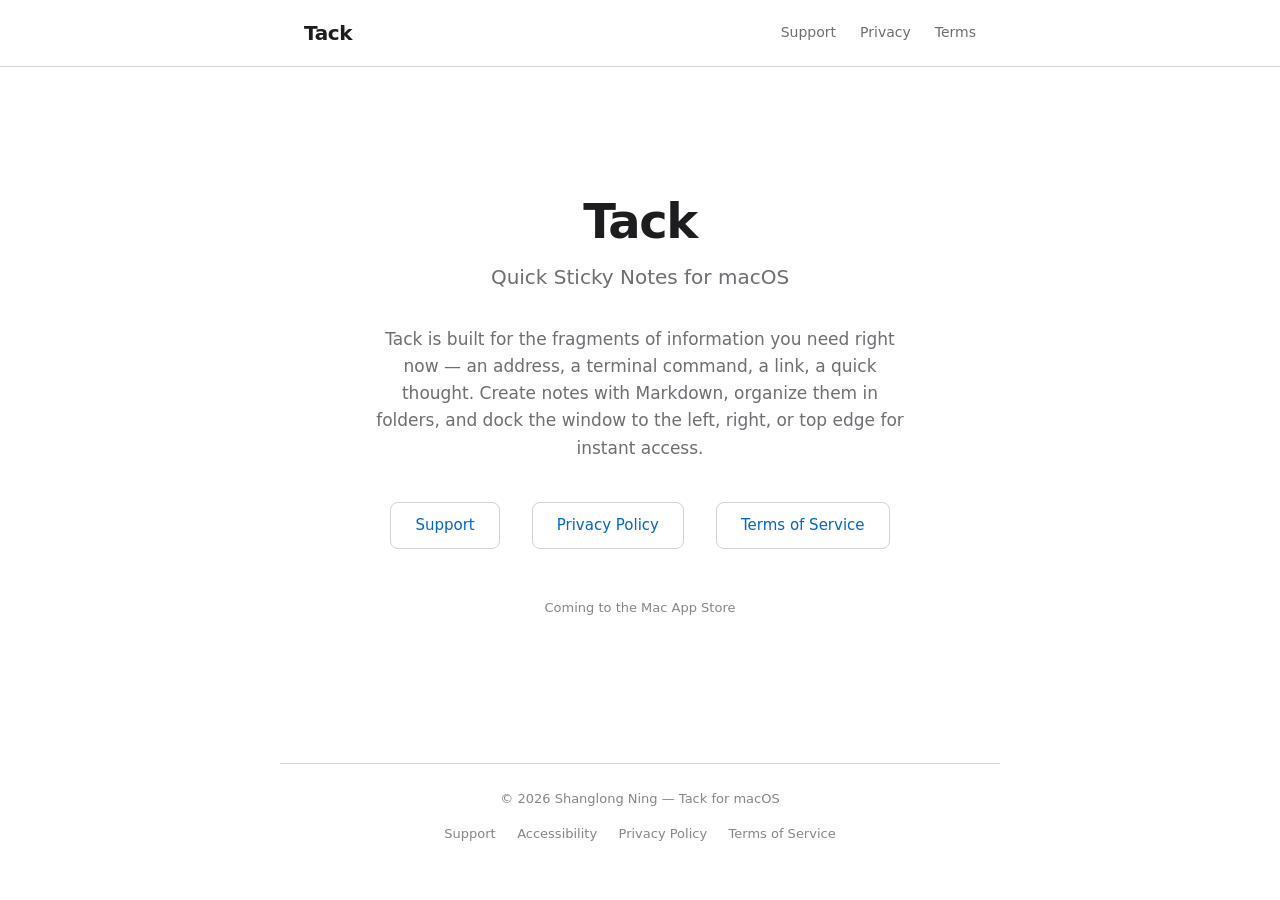
<file: index.html>
<!DOCTYPE html>
<html lang="en">
<head>
    <meta charset="UTF-8">
    <meta name="viewport" content="width=device-width, initial-scale=1.0">
    <title>Tack — Quick Sticky Notes for macOS</title>
    <meta name="description" content="Tack is a quick-capture sticky notes app for macOS with Markdown support, edge auto-hide, and folder organization.">
    <meta property="og:title" content="Tack — Quick Sticky Notes for macOS">
    <meta property="og:description" content="Quick-capture sticky notes with Markdown support. Pin notes, organize with folders, dock to screen edges. Built for macOS.">
    <meta property="og:type" content="website">
    <link rel="stylesheet" href="style.css">
</head>
<body>
    <nav>
        <div class="nav-inner">
            <a href="index.html" class="wordmark">Tack</a>
            <div class="nav-links">
                <a href="support.html">Support</a>
                <a href="privacy.html">Privacy</a>
                <a href="terms.html">Terms</a>
            </div>
        </div>
    </nav>

    <main>
        <div class="hero">
            <h1>Tack</h1>
            <p class="tagline">Quick Sticky Notes for macOS</p>
            <p class="description">
                Tack is built for the fragments of information you need right now — an address, a terminal command, a link, a quick thought. Create notes with Markdown, organize them in folders, and dock the window to the left, right, or top edge for instant access.
            </p>
            <div class="links">
                <a href="support.html">Support</a>
                <a href="privacy.html">Privacy Policy</a>
                <a href="terms.html">Terms of Service</a>
            </div>
            <p class="store-note">Coming to the Mac App Store</p>
        </div>
    </main>

    <footer>
        <p>&copy; <script>document.write(new Date().getFullYear())</script> Shanglong Ning &mdash; Tack for macOS</p>
        <div class="footer-links">
            <a href="support.html">Support</a>
            <a href="accessibility.html">Accessibility</a>
            <a href="privacy.html">Privacy Policy</a>
            <a href="terms.html">Terms of Service</a>
        </div>
    </footer>
</body>
</html>
</file>
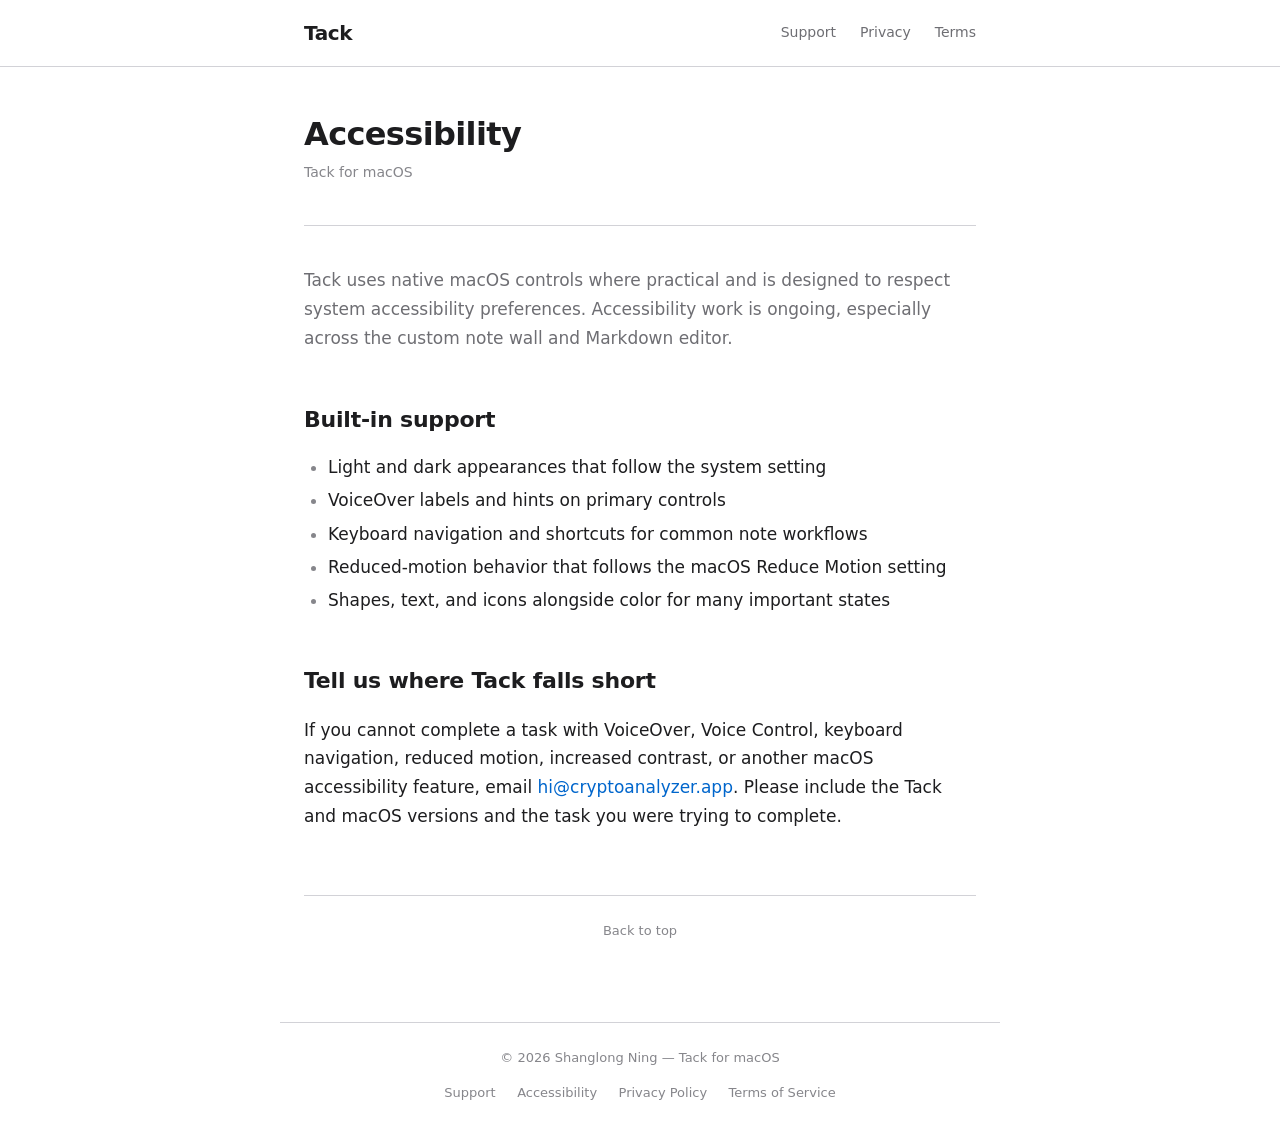
<file: accessibility.html>
<!DOCTYPE html>
<html lang="en">
<head>
    <meta charset="UTF-8">
    <meta name="viewport" content="width=device-width, initial-scale=1.0">
    <title>Accessibility — Tack</title>
    <meta name="description" content="Accessibility features and support contact for Tack on macOS.">
    <meta property="og:title" content="Accessibility — Tack">
    <meta property="og:description" content="Learn about Tack's macOS accessibility support.">
    <meta property="og:type" content="website">
    <link rel="stylesheet" href="style.css">
</head>
<body id="top">
    <nav>
        <div class="nav-inner">
            <a href="index.html" class="wordmark">Tack</a>
            <div class="nav-links">
                <a href="support.html">Support</a>
                <a href="privacy.html">Privacy</a>
                <a href="terms.html">Terms</a>
            </div>
        </div>
    </nav>

    <main>
        <div class="legal-header">
            <h1>Accessibility</h1>
            <p class="effective-date">Tack for macOS</p>
        </div>

        <p class="legal-intro">Tack uses native macOS controls where practical and is designed to respect system accessibility preferences. Accessibility work is ongoing, especially across the custom note wall and Markdown editor.</p>

        <h2>Built-in support</h2>
        <ul>
            <li>Light and dark appearances that follow the system setting</li>
            <li>VoiceOver labels and hints on primary controls</li>
            <li>Keyboard navigation and shortcuts for common note workflows</li>
            <li>Reduced-motion behavior that follows the macOS Reduce Motion setting</li>
            <li>Shapes, text, and icons alongside color for many important states</li>
        </ul>

        <h2>Tell us where Tack falls short</h2>
        <p>If you cannot complete a task with VoiceOver, Voice Control, keyboard navigation, reduced motion, increased contrast, or another macOS accessibility feature, email <a href="mailto:hi@cryptoanalyzer.app?subject=Tack%20Accessibility">hi@cryptoanalyzer.app</a>. Please include the Tack and macOS versions and the task you were trying to complete.</p>

        <a href="#top" class="back-to-top">Back to top</a>
    </main>

    <footer>
        <p>&copy; <script>document.write(new Date().getFullYear())</script> Shanglong Ning &mdash; Tack for macOS</p>
        <div class="footer-links">
            <a href="support.html">Support</a>
            <a href="accessibility.html">Accessibility</a>
            <a href="privacy.html">Privacy Policy</a>
            <a href="terms.html">Terms of Service</a>
        </div>
    </footer>
</body>
</html>
</file>
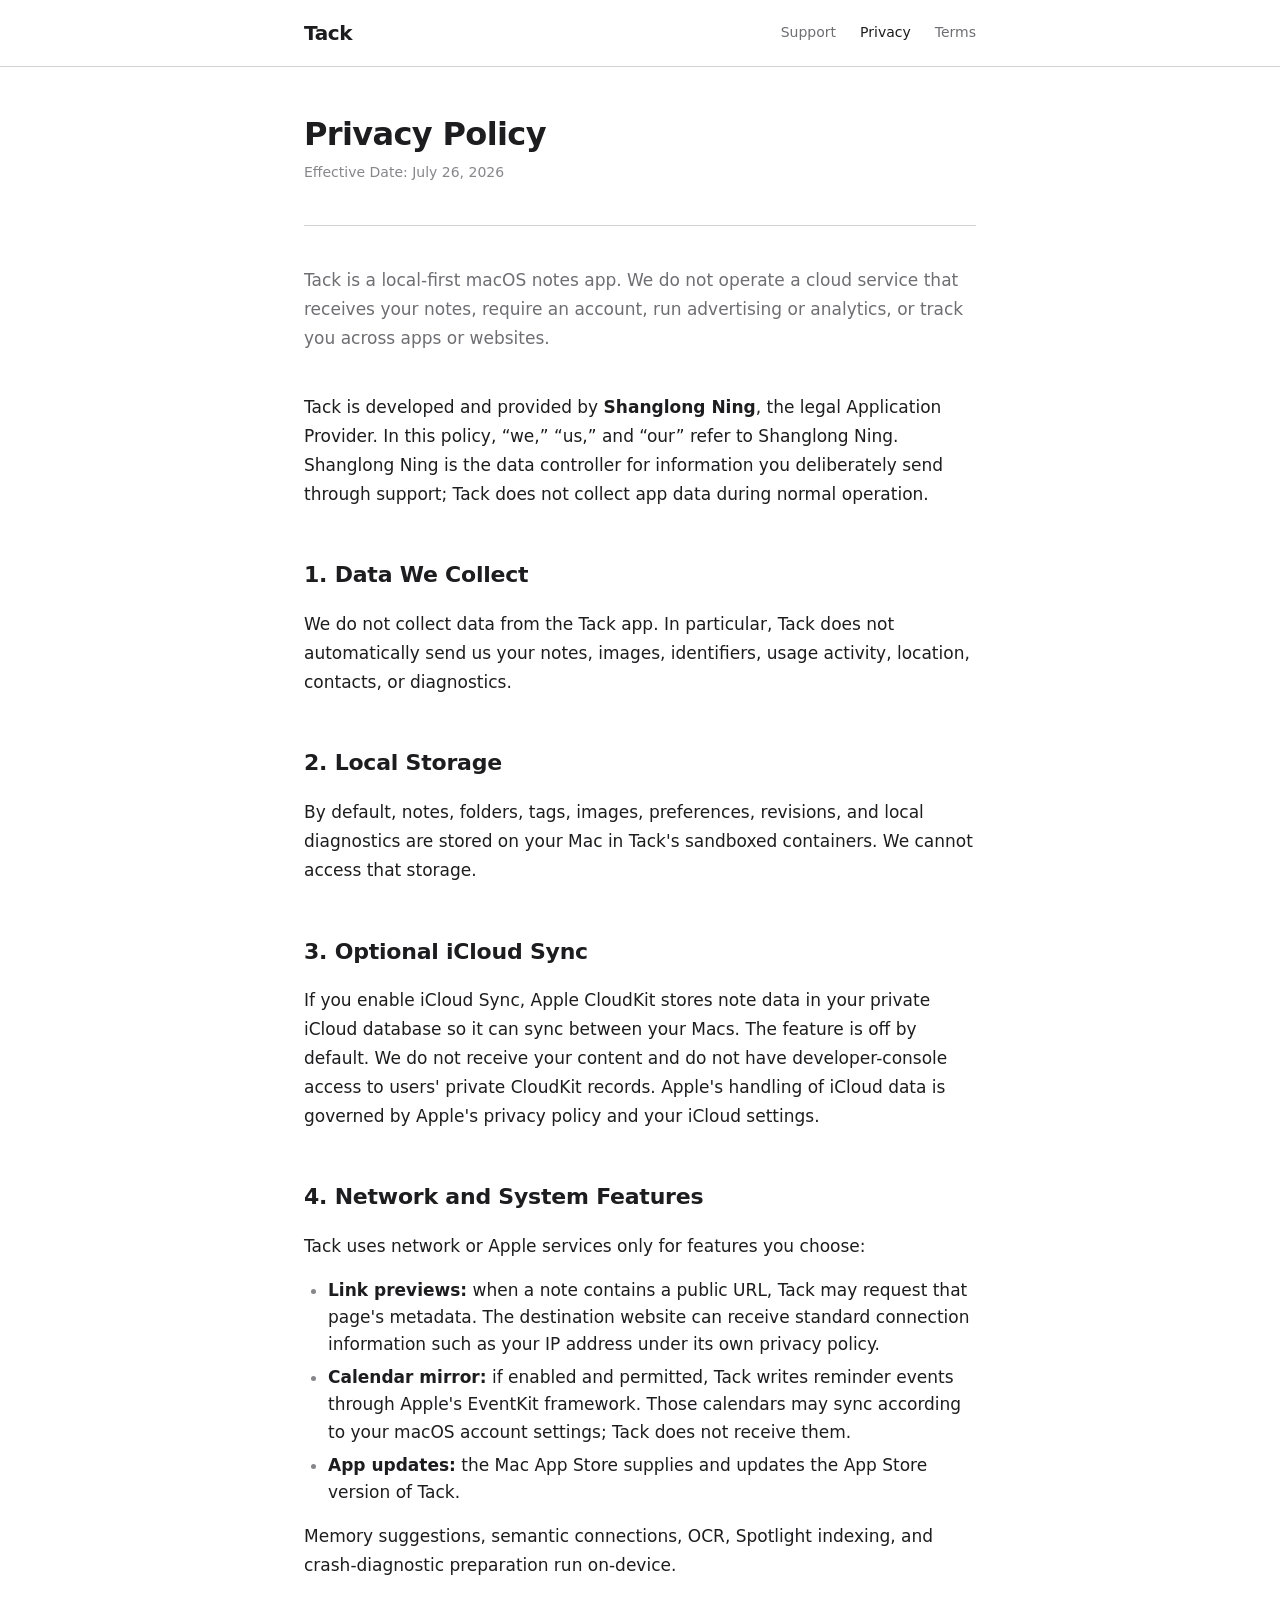
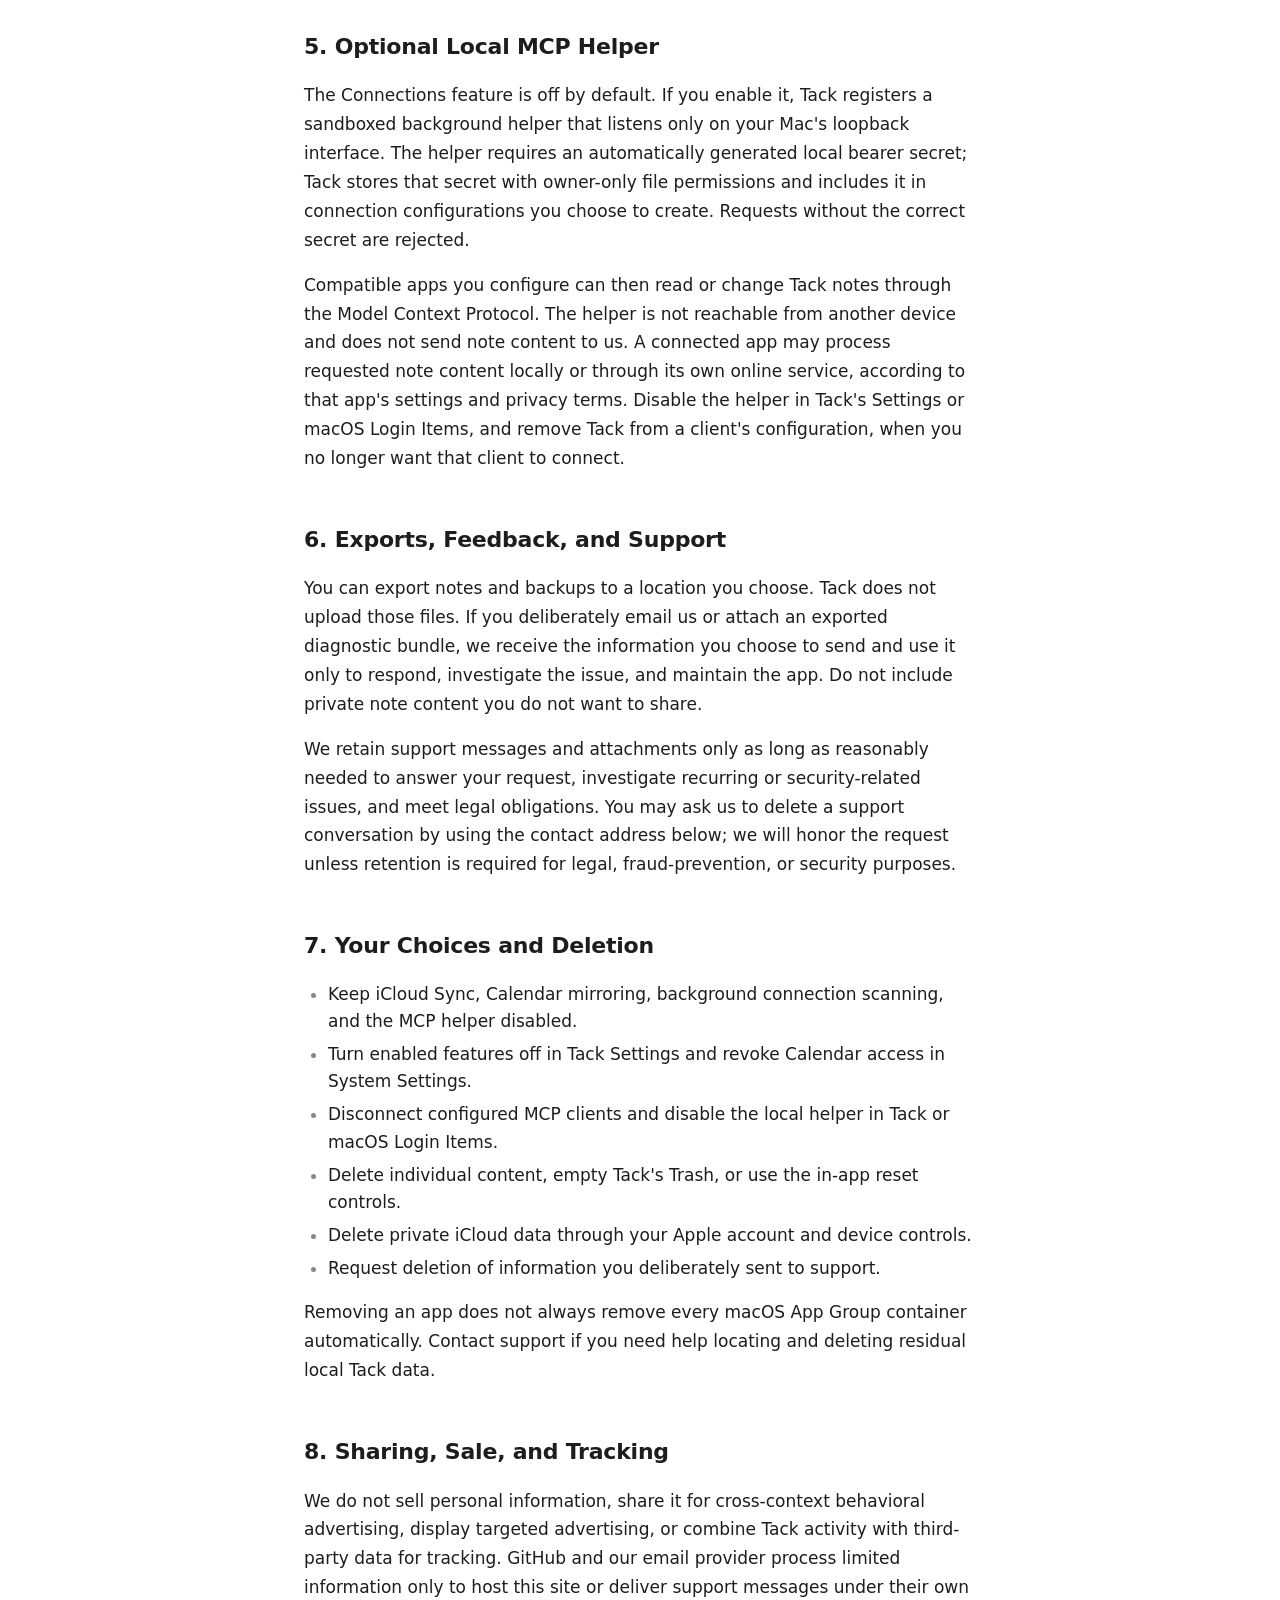
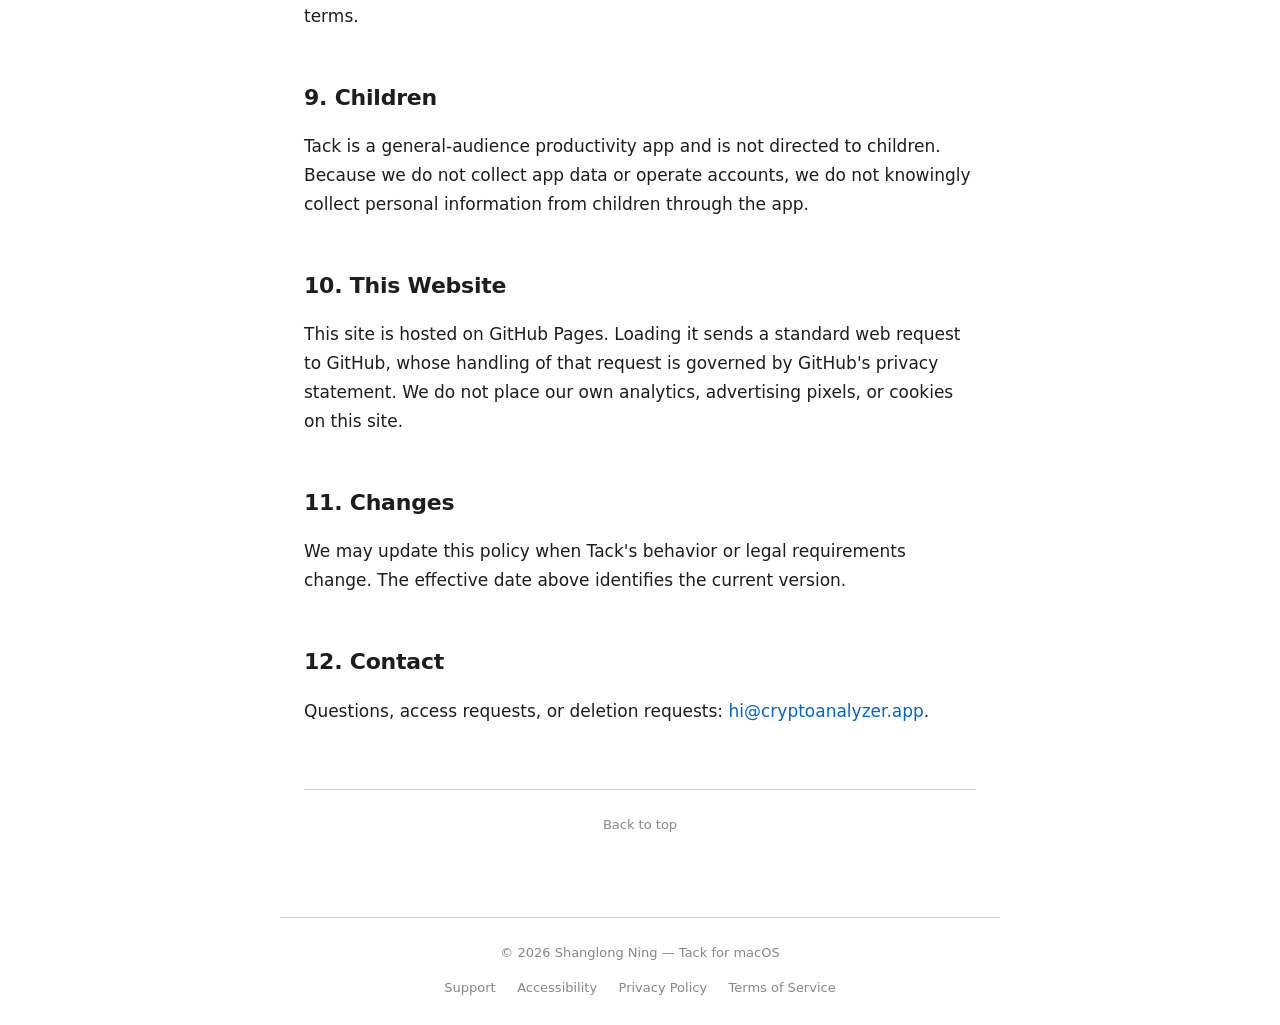
<file: privacy.html>
<!DOCTYPE html>
<html lang="en">
<head>
    <meta charset="UTF-8">
    <meta name="viewport" content="width=device-width, initial-scale=1.0">
    <title>Privacy Policy — Tack</title>
    <meta name="description" content="Privacy Policy for Tack, a local-first macOS sticky notes app that does not track users or collect app data for its developer.">
    <meta property="og:title" content="Privacy Policy — Tack">
    <meta property="og:description" content="Tack has no accounts, ads, analytics, or tracking. Learn how optional iCloud sync and local integrations work.">
    <meta property="og:type" content="website">
    <link rel="stylesheet" href="style.css">
</head>
<body id="top">
    <nav>
        <div class="nav-inner">
            <a href="index.html" class="wordmark">Tack</a>
            <div class="nav-links">
                <a href="support.html">Support</a>
                <a href="privacy.html" class="active">Privacy</a>
                <a href="terms.html">Terms</a>
            </div>
        </div>
    </nav>

    <main>
        <div class="legal-header">
            <h1>Privacy Policy</h1>
            <p class="effective-date">Effective Date: July 26, 2026</p>
        </div>

        <p class="legal-intro">Tack is a local-first macOS notes app. We do not operate a cloud service that receives your notes, require an account, run advertising or analytics, or track you across apps or websites.</p>
        <p>Tack is developed and provided by <strong>Shanglong Ning</strong>, the legal Application Provider. In this policy, “we,” “us,” and “our” refer to Shanglong Ning. Shanglong Ning is the data controller for information you deliberately send through support; Tack does not collect app data during normal operation.</p>

        <h2>1. Data We Collect</h2>
        <p>We do not collect data from the Tack app. In particular, Tack does not automatically send us your notes, images, identifiers, usage activity, location, contacts, or diagnostics.</p>

        <h2>2. Local Storage</h2>
        <p>By default, notes, folders, tags, images, preferences, revisions, and local diagnostics are stored on your Mac in Tack's sandboxed containers. We cannot access that storage.</p>

        <h2>3. Optional iCloud Sync</h2>
        <p>If you enable iCloud Sync, Apple CloudKit stores note data in your private iCloud database so it can sync between your Macs. The feature is off by default. We do not receive your content and do not have developer-console access to users' private CloudKit records. Apple's handling of iCloud data is governed by Apple's privacy policy and your iCloud settings.</p>

        <h2>4. Network and System Features</h2>
        <p>Tack uses network or Apple services only for features you choose:</p>
        <ul>
            <li><strong>Link previews:</strong> when a note contains a public URL, Tack may request that page's metadata. The destination website can receive standard connection information such as your IP address under its own privacy policy.</li>
            <li><strong>Calendar mirror:</strong> if enabled and permitted, Tack writes reminder events through Apple's EventKit framework. Those calendars may sync according to your macOS account settings; Tack does not receive them.</li>
            <li><strong>App updates:</strong> the Mac App Store supplies and updates the App Store version of Tack.</li>
        </ul>
        <p>Memory suggestions, semantic connections, OCR, Spotlight indexing, and crash-diagnostic preparation run on-device.</p>

        <h2>5. Optional Local MCP Helper</h2>
        <p>The Connections feature is off by default. If you enable it, Tack registers a sandboxed background helper that listens only on your Mac's loopback interface. The helper requires an automatically generated local bearer secret; Tack stores that secret with owner-only file permissions and includes it in connection configurations you choose to create. Requests without the correct secret are rejected.</p>
        <p>Compatible apps you configure can then read or change Tack notes through the Model Context Protocol. The helper is not reachable from another device and does not send note content to us. A connected app may process requested note content locally or through its own online service, according to that app's settings and privacy terms. Disable the helper in Tack's Settings or macOS Login Items, and remove Tack from a client's configuration, when you no longer want that client to connect.</p>

        <h2>6. Exports, Feedback, and Support</h2>
        <p>You can export notes and backups to a location you choose. Tack does not upload those files. If you deliberately email us or attach an exported diagnostic bundle, we receive the information you choose to send and use it only to respond, investigate the issue, and maintain the app. Do not include private note content you do not want to share.</p>
        <p>We retain support messages and attachments only as long as reasonably needed to answer your request, investigate recurring or security-related issues, and meet legal obligations. You may ask us to delete a support conversation by using the contact address below; we will honor the request unless retention is required for legal, fraud-prevention, or security purposes.</p>

        <h2 id="choices">7. Your Choices and Deletion</h2>
        <ul>
            <li>Keep iCloud Sync, Calendar mirroring, background connection scanning, and the MCP helper disabled.</li>
            <li>Turn enabled features off in Tack Settings and revoke Calendar access in System Settings.</li>
            <li>Disconnect configured MCP clients and disable the local helper in Tack or macOS Login Items.</li>
            <li>Delete individual content, empty Tack's Trash, or use the in-app reset controls.</li>
            <li>Delete private iCloud data through your Apple account and device controls.</li>
            <li>Request deletion of information you deliberately sent to support.</li>
        </ul>
        <p>Removing an app does not always remove every macOS App Group container automatically. Contact support if you need help locating and deleting residual local Tack data.</p>

        <h2>8. Sharing, Sale, and Tracking</h2>
        <p>We do not sell personal information, share it for cross-context behavioral advertising, display targeted advertising, or combine Tack activity with third-party data for tracking. GitHub and our email provider process limited information only to host this site or deliver support messages under their own terms.</p>

        <h2>9. Children</h2>
        <p>Tack is a general-audience productivity app and is not directed to children. Because we do not collect app data or operate accounts, we do not knowingly collect personal information from children through the app.</p>

        <h2>10. This Website</h2>
        <p>This site is hosted on GitHub Pages. Loading it sends a standard web request to GitHub, whose handling of that request is governed by GitHub's privacy statement. We do not place our own analytics, advertising pixels, or cookies on this site.</p>

        <h2>11. Changes</h2>
        <p>We may update this policy when Tack's behavior or legal requirements change. The effective date above identifies the current version.</p>

        <h2>12. Contact</h2>
        <p>Questions, access requests, or deletion requests: <a href="mailto:hi@cryptoanalyzer.app?subject=Tack%20Privacy%20Request">hi@cryptoanalyzer.app</a>.</p>

        <a href="#top" class="back-to-top">Back to top</a>
    </main>

    <footer>
        <p>&copy; <script>document.write(new Date().getFullYear())</script> Shanglong Ning &mdash; Tack for macOS</p>
        <div class="footer-links">
            <a href="support.html">Support</a>
            <a href="accessibility.html">Accessibility</a>
            <a href="privacy.html">Privacy Policy</a>
            <a href="terms.html">Terms of Service</a>
        </div>
    </footer>
</body>
</html>
</file>
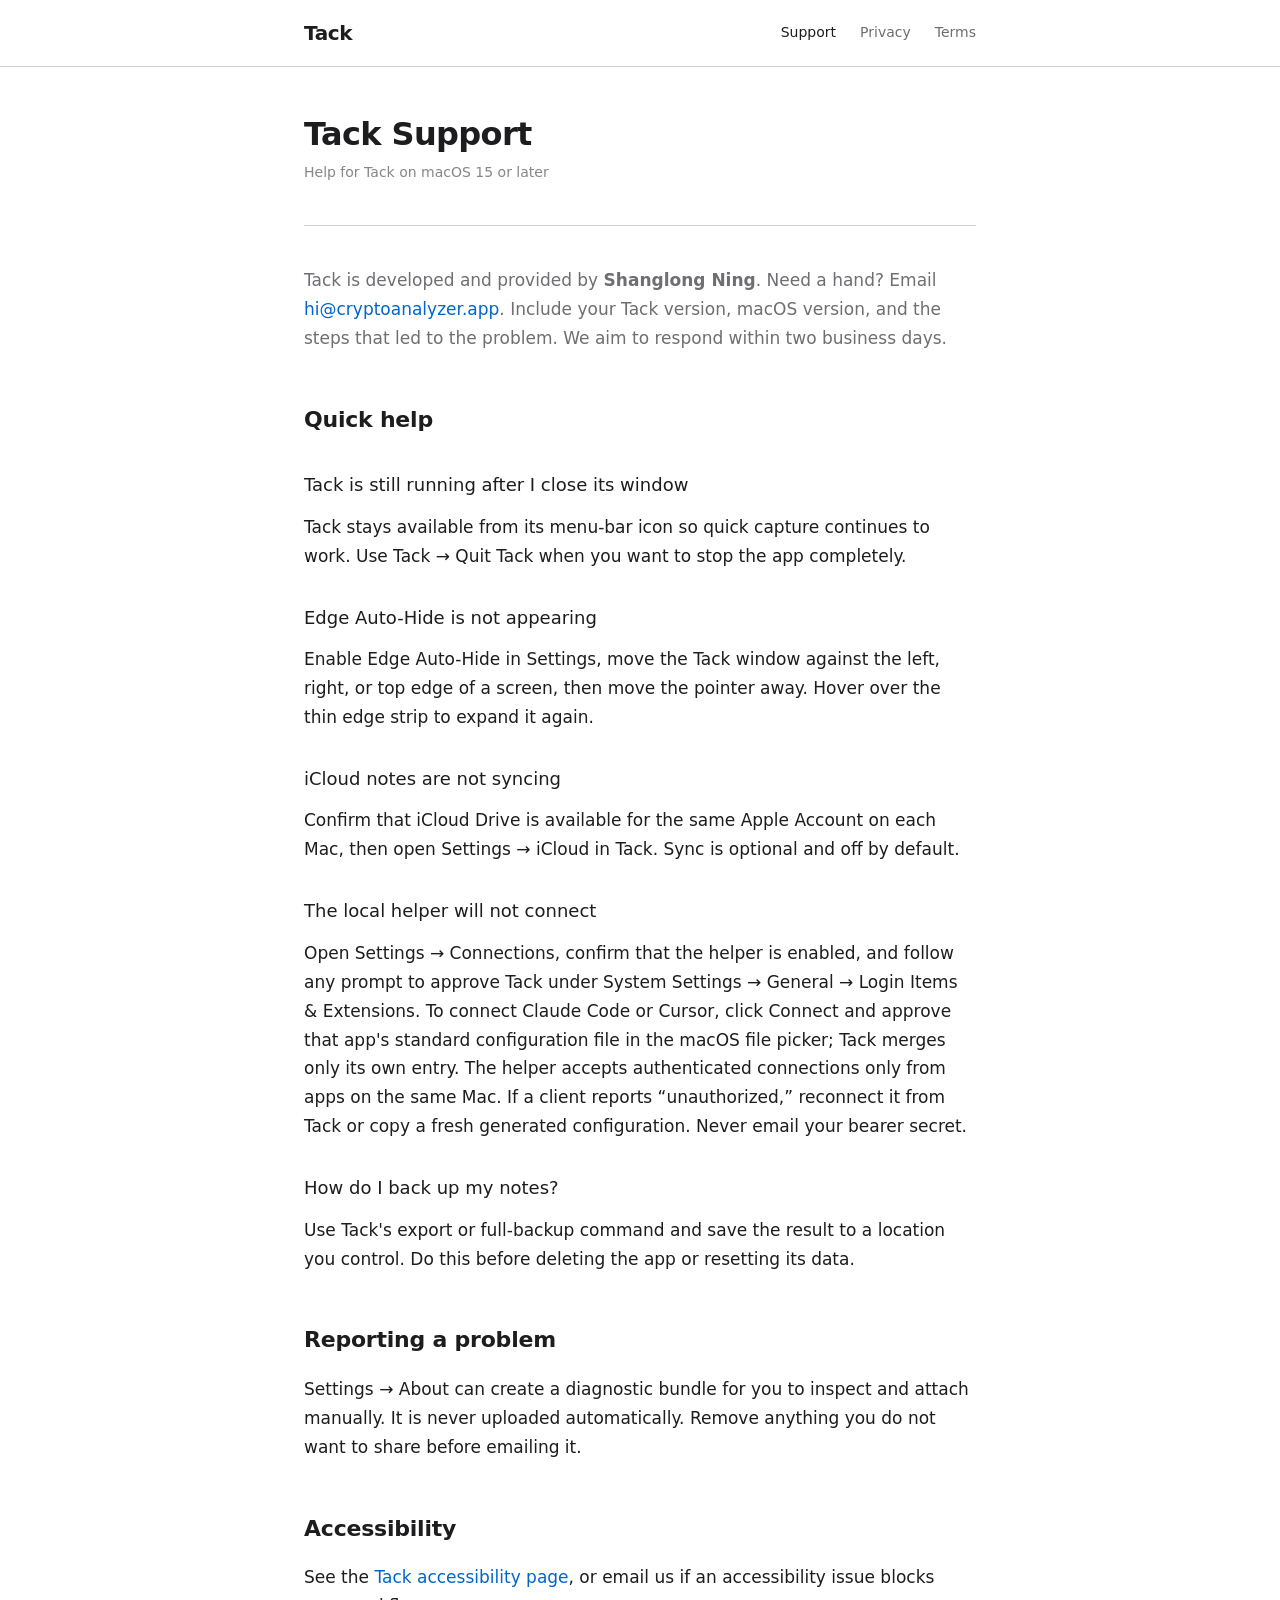
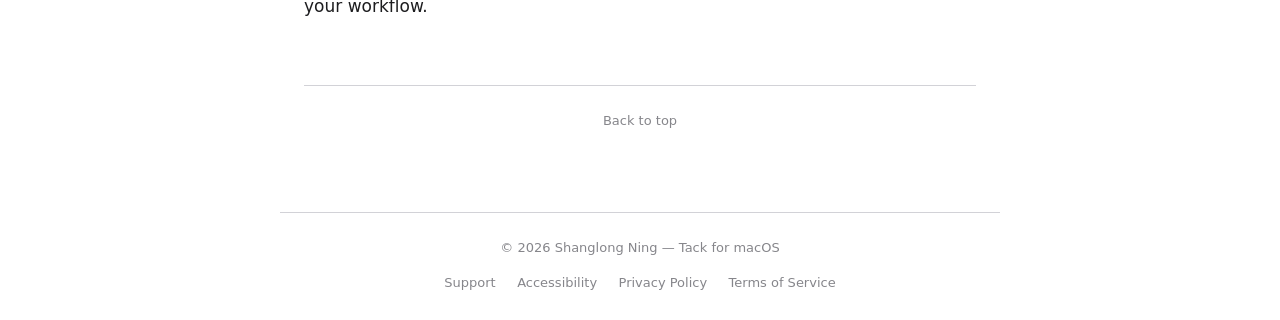
<file: support.html>
<!DOCTYPE html>
<html lang="en">
<head>
    <meta charset="UTF-8">
    <meta name="viewport" content="width=device-width, initial-scale=1.0">
    <title>Support — Tack</title>
    <meta name="description" content="Help and contact information for Tack, quick sticky notes for macOS.">
    <meta property="og:title" content="Support — Tack">
    <meta property="og:description" content="Get help with Tack for macOS.">
    <meta property="og:type" content="website">
    <link rel="stylesheet" href="style.css">
</head>
<body id="top">
    <nav>
        <div class="nav-inner">
            <a href="index.html" class="wordmark">Tack</a>
            <div class="nav-links">
                <a href="support.html" class="active">Support</a>
                <a href="privacy.html">Privacy</a>
                <a href="terms.html">Terms</a>
            </div>
        </div>
    </nav>

    <main>
        <div class="legal-header">
            <h1>Tack Support</h1>
            <p class="effective-date">Help for Tack on macOS 15 or later</p>
        </div>

        <p class="legal-intro">Tack is developed and provided by <strong>Shanglong Ning</strong>. Need a hand? Email <a href="mailto:hi@cryptoanalyzer.app?subject=Tack%20Support">hi@cryptoanalyzer.app</a>. Include your Tack version, macOS version, and the steps that led to the problem. We aim to respond within two business days.</p>

        <h2>Quick help</h2>
        <h3>Tack is still running after I close its window</h3>
        <p>Tack stays available from its menu-bar icon so quick capture continues to work. Use Tack → Quit Tack when you want to stop the app completely.</p>

        <h3>Edge Auto-Hide is not appearing</h3>
        <p>Enable Edge Auto-Hide in Settings, move the Tack window against the left, right, or top edge of a screen, then move the pointer away. Hover over the thin edge strip to expand it again.</p>

        <h3>iCloud notes are not syncing</h3>
        <p>Confirm that iCloud Drive is available for the same Apple Account on each Mac, then open Settings → iCloud in Tack. Sync is optional and off by default.</p>

        <h3>The local helper will not connect</h3>
        <p>Open Settings → Connections, confirm that the helper is enabled, and follow any prompt to approve Tack under System Settings → General → Login Items &amp; Extensions. To connect Claude Code or Cursor, click Connect and approve that app's standard configuration file in the macOS file picker; Tack merges only its own entry. The helper accepts authenticated connections only from apps on the same Mac. If a client reports “unauthorized,” reconnect it from Tack or copy a fresh generated configuration. Never email your bearer secret.</p>

        <h3>How do I back up my notes?</h3>
        <p>Use Tack's export or full-backup command and save the result to a location you control. Do this before deleting the app or resetting its data.</p>

        <h2>Reporting a problem</h2>
        <p>Settings → About can create a diagnostic bundle for you to inspect and attach manually. It is never uploaded automatically. Remove anything you do not want to share before emailing it.</p>

        <h2>Accessibility</h2>
        <p>See the <a href="accessibility.html">Tack accessibility page</a>, or email us if an accessibility issue blocks your workflow.</p>

        <a href="#top" class="back-to-top">Back to top</a>
    </main>

    <footer>
        <p>&copy; <script>document.write(new Date().getFullYear())</script> Shanglong Ning &mdash; Tack for macOS</p>
        <div class="footer-links">
            <a href="support.html">Support</a>
            <a href="accessibility.html">Accessibility</a>
            <a href="privacy.html">Privacy Policy</a>
            <a href="terms.html">Terms of Service</a>
        </div>
    </footer>
</body>
</html>
</file>
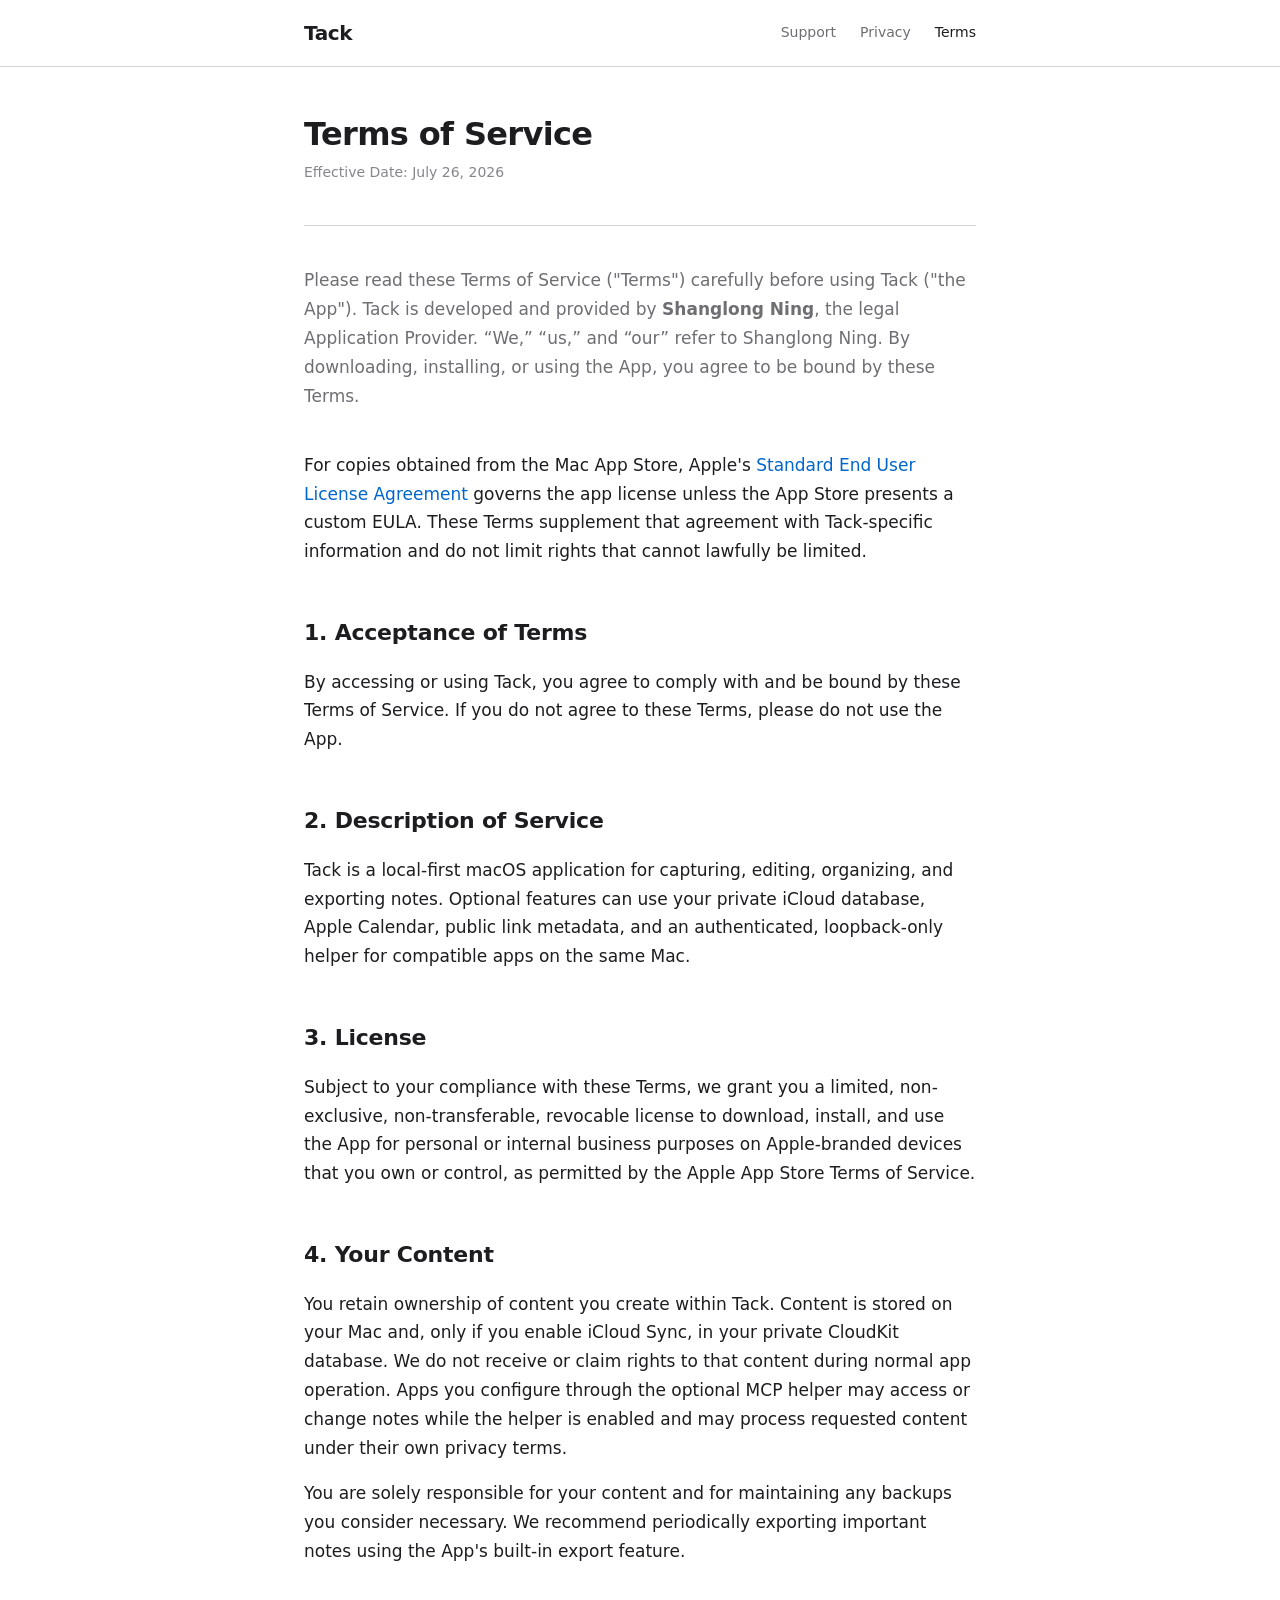
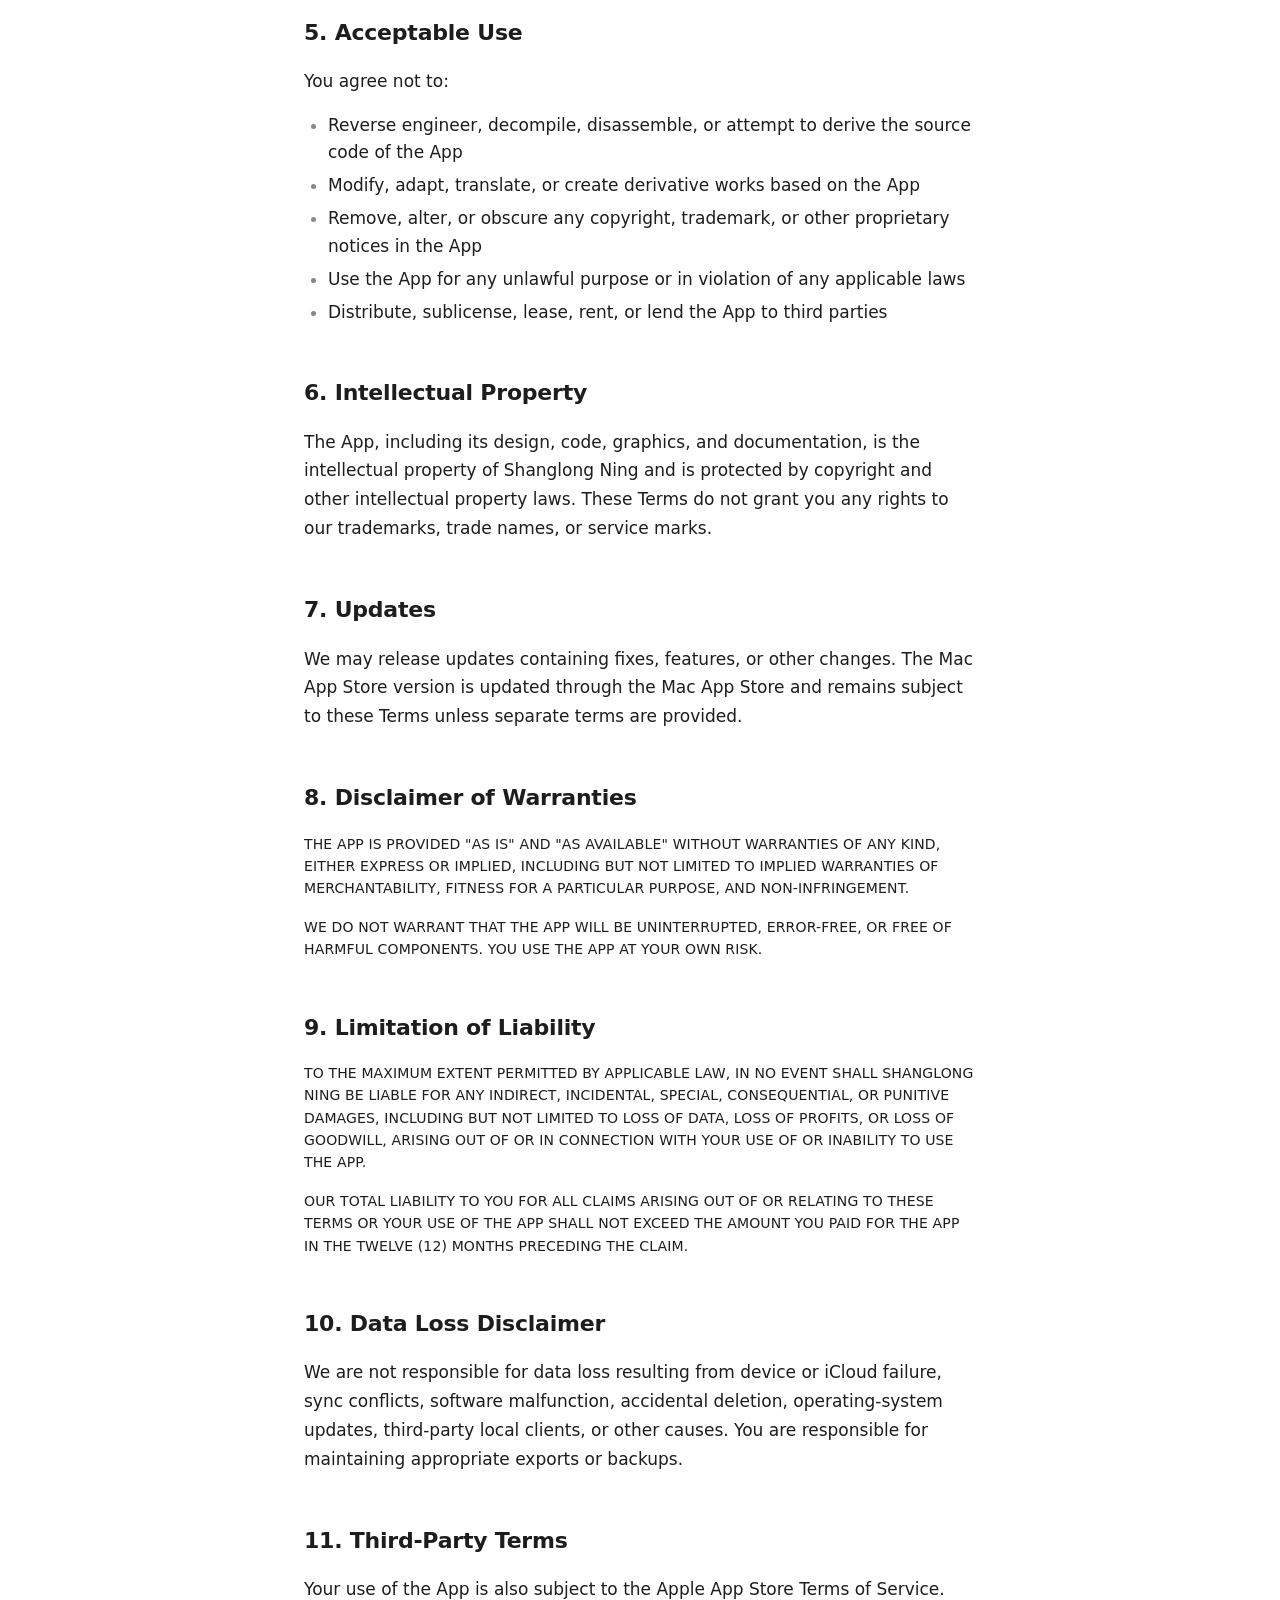
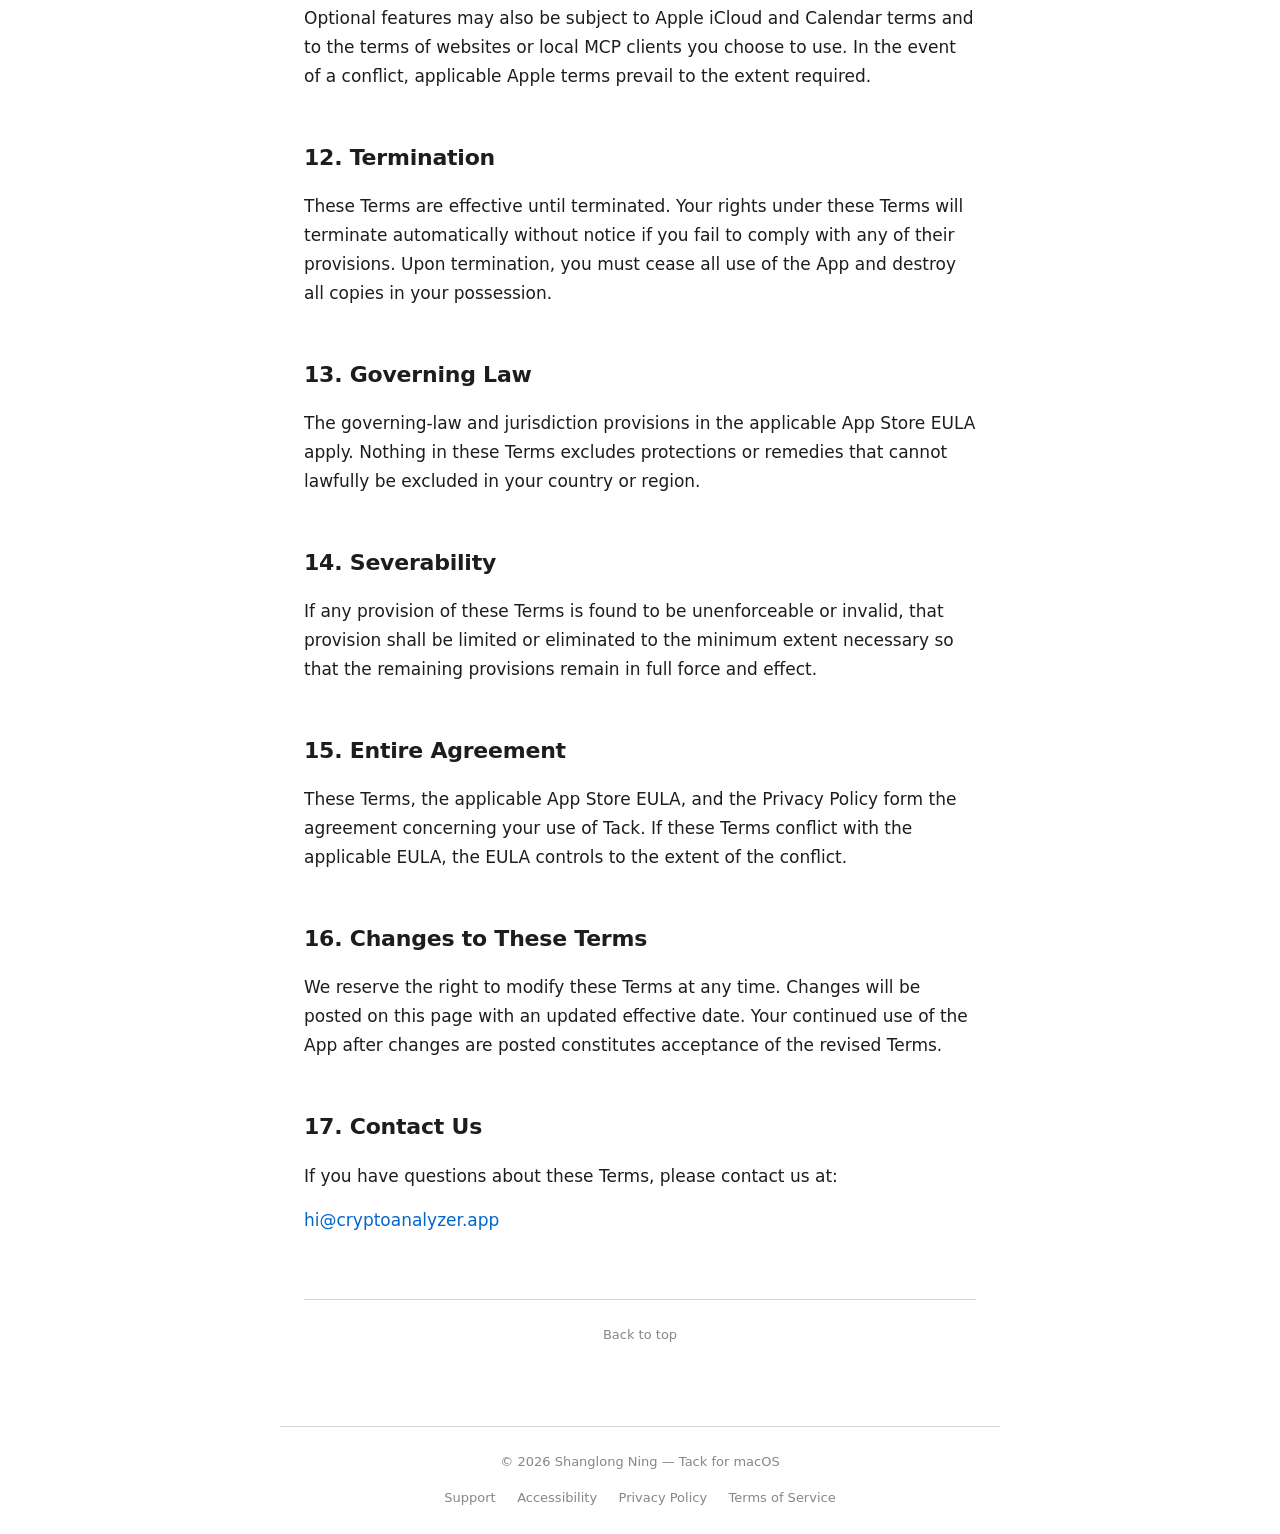
<file: terms.html>
<!DOCTYPE html>
<html lang="en">
<head>
    <meta charset="UTF-8">
    <meta name="viewport" content="width=device-width, initial-scale=1.0">
    <title>Terms of Service — Tack</title>
    <meta name="description" content="Terms of Service for Tack, a macOS sticky notes app with Markdown support.">
    <meta property="og:title" content="Terms of Service — Tack">
    <meta property="og:description" content="Terms of Service for using Tack, a macOS sticky notes application.">
    <meta property="og:type" content="website">
    <link rel="stylesheet" href="style.css">
</head>
<body id="top">
    <nav>
        <div class="nav-inner">
            <a href="index.html" class="wordmark">Tack</a>
            <div class="nav-links">
                <a href="support.html">Support</a>
                <a href="privacy.html">Privacy</a>
                <a href="terms.html" class="active">Terms</a>
            </div>
        </div>
    </nav>

    <main>
        <div class="legal-header">
            <h1>Terms of Service</h1>
            <p class="effective-date">Effective Date: July 26, 2026</p>
        </div>

        <p class="legal-intro">
            Please read these Terms of Service ("Terms") carefully before using Tack ("the App"). Tack is developed and provided by <strong>Shanglong Ning</strong>, the legal Application Provider. “We,” “us,” and “our” refer to Shanglong Ning. By downloading, installing, or using the App, you agree to be bound by these Terms.
        </p>
        <p>For copies obtained from the Mac App Store, Apple's <a href="https://www.apple.com/legal/internet-services/itunes/dev/stdeula/">Standard End User License Agreement</a> governs the app license unless the App Store presents a custom EULA. These Terms supplement that agreement with Tack-specific information and do not limit rights that cannot lawfully be limited.</p>

        <h2>1. Acceptance of Terms</h2>
        <p>By accessing or using Tack, you agree to comply with and be bound by these Terms of Service. If you do not agree to these Terms, please do not use the App.</p>

        <h2>2. Description of Service</h2>
        <p>Tack is a local-first macOS application for capturing, editing, organizing, and exporting notes. Optional features can use your private iCloud database, Apple Calendar, public link metadata, and an authenticated, loopback-only helper for compatible apps on the same Mac.</p>

        <h2>3. License</h2>
        <p>Subject to your compliance with these Terms, we grant you a limited, non-exclusive, non-transferable, revocable license to download, install, and use the App for personal or internal business purposes on Apple-branded devices that you own or control, as permitted by the Apple App Store Terms of Service.</p>

        <h2>4. Your Content</h2>
        <p>You retain ownership of content you create within Tack. Content is stored on your Mac and, only if you enable iCloud Sync, in your private CloudKit database. We do not receive or claim rights to that content during normal app operation. Apps you configure through the optional MCP helper may access or change notes while the helper is enabled and may process requested content under their own privacy terms.</p>
        <p>You are solely responsible for your content and for maintaining any backups you consider necessary. We recommend periodically exporting important notes using the App's built-in export feature.</p>

        <h2>5. Acceptable Use</h2>
        <p>You agree not to:</p>
        <ul>
            <li>Reverse engineer, decompile, disassemble, or attempt to derive the source code of the App</li>
            <li>Modify, adapt, translate, or create derivative works based on the App</li>
            <li>Remove, alter, or obscure any copyright, trademark, or other proprietary notices in the App</li>
            <li>Use the App for any unlawful purpose or in violation of any applicable laws</li>
            <li>Distribute, sublicense, lease, rent, or lend the App to third parties</li>
        </ul>

        <h2>6. Intellectual Property</h2>
        <p>The App, including its design, code, graphics, and documentation, is the intellectual property of Shanglong Ning and is protected by copyright and other intellectual property laws. These Terms do not grant you any rights to our trademarks, trade names, or service marks.</p>

        <h2>7. Updates</h2>
        <p>We may release updates containing fixes, features, or other changes. The Mac App Store version is updated through the Mac App Store and remains subject to these Terms unless separate terms are provided.</p>

        <h2>8. Disclaimer of Warranties</h2>
        <p class="disclaimer">The App is provided "as is" and "as available" without warranties of any kind, either express or implied, including but not limited to implied warranties of merchantability, fitness for a particular purpose, and non-infringement.</p>
        <p class="disclaimer">We do not warrant that the App will be uninterrupted, error-free, or free of harmful components. You use the App at your own risk.</p>

        <h2>9. Limitation of Liability</h2>
        <p class="disclaimer">To the maximum extent permitted by applicable law, in no event shall Shanglong Ning be liable for any indirect, incidental, special, consequential, or punitive damages, including but not limited to loss of data, loss of profits, or loss of goodwill, arising out of or in connection with your use of or inability to use the App.</p>
        <p class="disclaimer">Our total liability to you for all claims arising out of or relating to these Terms or your use of the App shall not exceed the amount you paid for the App in the twelve (12) months preceding the claim.</p>

        <h2>10. Data Loss Disclaimer</h2>
        <p>We are not responsible for data loss resulting from device or iCloud failure, sync conflicts, software malfunction, accidental deletion, operating-system updates, third-party local clients, or other causes. You are responsible for maintaining appropriate exports or backups.</p>

        <h2>11. Third-Party Terms</h2>
        <p>Your use of the App is also subject to the Apple App Store Terms of Service. Optional features may also be subject to Apple iCloud and Calendar terms and to the terms of websites or local MCP clients you choose to use. In the event of a conflict, applicable Apple terms prevail to the extent required.</p>

        <h2>12. Termination</h2>
        <p>These Terms are effective until terminated. Your rights under these Terms will terminate automatically without notice if you fail to comply with any of their provisions. Upon termination, you must cease all use of the App and destroy all copies in your possession.</p>

        <h2>13. Governing Law</h2>
        <p>The governing-law and jurisdiction provisions in the applicable App Store EULA apply. Nothing in these Terms excludes protections or remedies that cannot lawfully be excluded in your country or region.</p>

        <h2>14. Severability</h2>
        <p>If any provision of these Terms is found to be unenforceable or invalid, that provision shall be limited or eliminated to the minimum extent necessary so that the remaining provisions remain in full force and effect.</p>

        <h2>15. Entire Agreement</h2>
        <p>These Terms, the applicable App Store EULA, and the Privacy Policy form the agreement concerning your use of Tack. If these Terms conflict with the applicable EULA, the EULA controls to the extent of the conflict.</p>

        <h2>16. Changes to These Terms</h2>
        <p>We reserve the right to modify these Terms at any time. Changes will be posted on this page with an updated effective date. Your continued use of the App after changes are posted constitutes acceptance of the revised Terms.</p>

        <h2>17. Contact Us</h2>
        <p>If you have questions about these Terms, please contact us at:</p>
        <p><a href="mailto:hi@cryptoanalyzer.app">hi@cryptoanalyzer.app</a></p>

        <a href="#top" class="back-to-top">Back to top</a>
    </main>

    <footer>
        <p>&copy; <script>document.write(new Date().getFullYear())</script> Shanglong Ning &mdash; Tack for macOS</p>
        <div class="footer-links">
            <a href="support.html">Support</a>
            <a href="accessibility.html">Accessibility</a>
            <a href="privacy.html">Privacy Policy</a>
            <a href="terms.html">Terms of Service</a>
        </div>
    </footer>
</body>
</html>
</file>
<file: style.css>
/* Tack — App Website Stylesheet */

:root {
    --bg: #ffffff;
    --bg-secondary: #f5f5f7;
    --text: #1d1d1f;
    --text-secondary: #6e6e73;
    --text-tertiary: #86868b;
    --link: #0066CC;
    --link-hover: #004499;
    --border: #d2d2d7;
    --max-width: 720px;
    --font: -apple-system, BlinkMacSystemFont, 'SF Pro Text', 'Segoe UI', system-ui, 'Helvetica Neue', sans-serif;
}

@media (prefers-color-scheme: dark) {
    :root {
        --bg: #1a1a1a;
        --bg-secondary: #222222;
        --text: #f5f5f7;
        --text-secondary: #a1a1a6;
        --text-tertiary: #86868b;
        --link: #2997ff;
        --link-hover: #64b5f6;
        --border: #424245;
    }
}

*,
*::before,
*::after {
    box-sizing: border-box;
    margin: 0;
    padding: 0;
}

html {
    scroll-padding-top: 80px;
    -webkit-text-size-adjust: 100%;
}

body {
    font-family: var(--font);
    font-size: 17px;
    line-height: 1.7;
    color: var(--text);
    background-color: var(--bg);
    -webkit-font-smoothing: antialiased;
    -moz-osx-font-smoothing: grayscale;
    transition: background-color 0.2s ease, color 0.2s ease;
}

/* Navigation */

nav {
    position: sticky;
    top: 0;
    z-index: 100;
    background-color: var(--bg);
    border-bottom: 1px solid var(--border);
    backdrop-filter: blur(20px);
    -webkit-backdrop-filter: blur(20px);
}

nav .nav-inner {
    max-width: var(--max-width);
    margin: 0 auto;
    padding: 16px 24px;
    display: flex;
    align-items: center;
    justify-content: space-between;
}

nav .wordmark {
    font-size: 20px;
    font-weight: 700;
    color: var(--text);
    text-decoration: none;
    letter-spacing: -0.02em;
}

nav .wordmark:hover {
    opacity: 0.7;
}

nav .nav-links {
    display: flex;
    gap: 24px;
}

nav .nav-links a {
    font-size: 14px;
    color: var(--text-secondary);
    text-decoration: none;
    transition: color 0.15s ease;
}

nav .nav-links a:hover {
    color: var(--text);
}

nav .nav-links a.active {
    color: var(--text);
    font-weight: 500;
}

/* Main content */

main {
    max-width: var(--max-width);
    margin: 0 auto;
    padding: 48px 24px 80px;
}

/* Landing page */

.hero {
    text-align: center;
    padding: 80px 0 48px;
}

.hero h1 {
    font-size: 48px;
    font-weight: 700;
    letter-spacing: -0.03em;
    line-height: 1.1;
    margin-bottom: 12px;
}

.hero .tagline {
    font-size: 20px;
    color: var(--text-secondary);
    margin-bottom: 32px;
}

.hero .description {
    font-size: 17px;
    color: var(--text-secondary);
    max-width: 540px;
    margin: 0 auto 40px;
    line-height: 1.6;
}

.hero .links {
    display: flex;
    gap: 32px;
    justify-content: center;
    margin-bottom: 48px;
}

.hero .links a {
    font-size: 15px;
    color: var(--link);
    text-decoration: none;
    padding: 10px 24px;
    border: 1px solid var(--border);
    border-radius: 8px;
    transition: all 0.15s ease;
}

.hero .links a:hover {
    background-color: var(--bg-secondary);
    border-color: var(--link);
}

.store-note {
    font-size: 13px;
    color: var(--text-tertiary);
}

/* Legal pages */

.legal-header {
    margin-bottom: 40px;
    padding-bottom: 24px;
    border-bottom: 1px solid var(--border);
}

.legal-header h1 {
    font-size: 32px;
    font-weight: 700;
    letter-spacing: -0.02em;
    line-height: 1.2;
    margin-bottom: 8px;
}

.legal-header .effective-date {
    font-size: 14px;
    color: var(--text-tertiary);
}

.legal-intro {
    font-size: 17px;
    color: var(--text-secondary);
    margin-bottom: 40px;
    line-height: 1.7;
}

/* Headings */

h2 {
    font-size: 22px;
    font-weight: 600;
    letter-spacing: -0.01em;
    margin-top: 48px;
    margin-bottom: 16px;
    color: var(--text);
}

h3 {
    font-size: 18px;
    font-weight: 500;
    margin-top: 32px;
    margin-bottom: 12px;
    color: var(--text);
}

/* Paragraphs */

p {
    margin-bottom: 16px;
}

/* Lists */

ul, ol {
    margin-bottom: 16px;
    padding-left: 24px;
}

li {
    margin-bottom: 6px;
    line-height: 1.6;
}

li::marker {
    color: var(--text-tertiary);
}

/* Links */

a {
    color: var(--link);
    text-decoration: none;
    transition: color 0.15s ease;
}

a:hover {
    color: var(--link-hover);
    text-decoration: underline;
}

/* Legal disclaimer blocks (all-caps sections) */

.disclaimer {
    font-size: 14px;
    line-height: 1.6;
    margin-bottom: 16px;
    text-transform: uppercase;
    letter-spacing: 0.01em;
}

/* Back to top */

.back-to-top {
    display: block;
    text-align: center;
    margin-top: 64px;
    padding-top: 24px;
    border-top: 1px solid var(--border);
    font-size: 13px;
    color: var(--text-tertiary);
    text-decoration: none;
}

.back-to-top:hover {
    color: var(--link);
    text-decoration: none;
}

/* Footer */

footer {
    max-width: var(--max-width);
    margin: 0 auto;
    padding: 24px;
    border-top: 1px solid var(--border);
    text-align: center;
}

footer p {
    font-size: 13px;
    color: var(--text-tertiary);
    margin-bottom: 0;
}

footer .footer-links {
    margin-top: 8px;
}

footer .footer-links a {
    font-size: 13px;
    color: var(--text-tertiary);
    text-decoration: none;
    margin: 0 8px;
}

footer .footer-links a:hover {
    color: var(--link);
}

/* Print styles */

@media print {
    nav, .back-to-top {
        display: none;
    }

    body {
        font-size: 12pt;
        color: #000;
        background: #fff;
    }

    a {
        color: #000;
        text-decoration: underline;
    }

    footer {
        border-top: 1pt solid #ccc;
    }
}

/* Mobile adjustments */

@media (max-width: 600px) {
    .hero h1 {
        font-size: 36px;
    }

    .hero .tagline {
        font-size: 18px;
    }

    .hero .links {
        flex-direction: column;
        gap: 12px;
        align-items: center;
    }

    .legal-header h1 {
        font-size: 28px;
    }

    h2 {
        font-size: 20px;
    }

    main {
        padding: 32px 20px 60px;
    }
}
</file>
